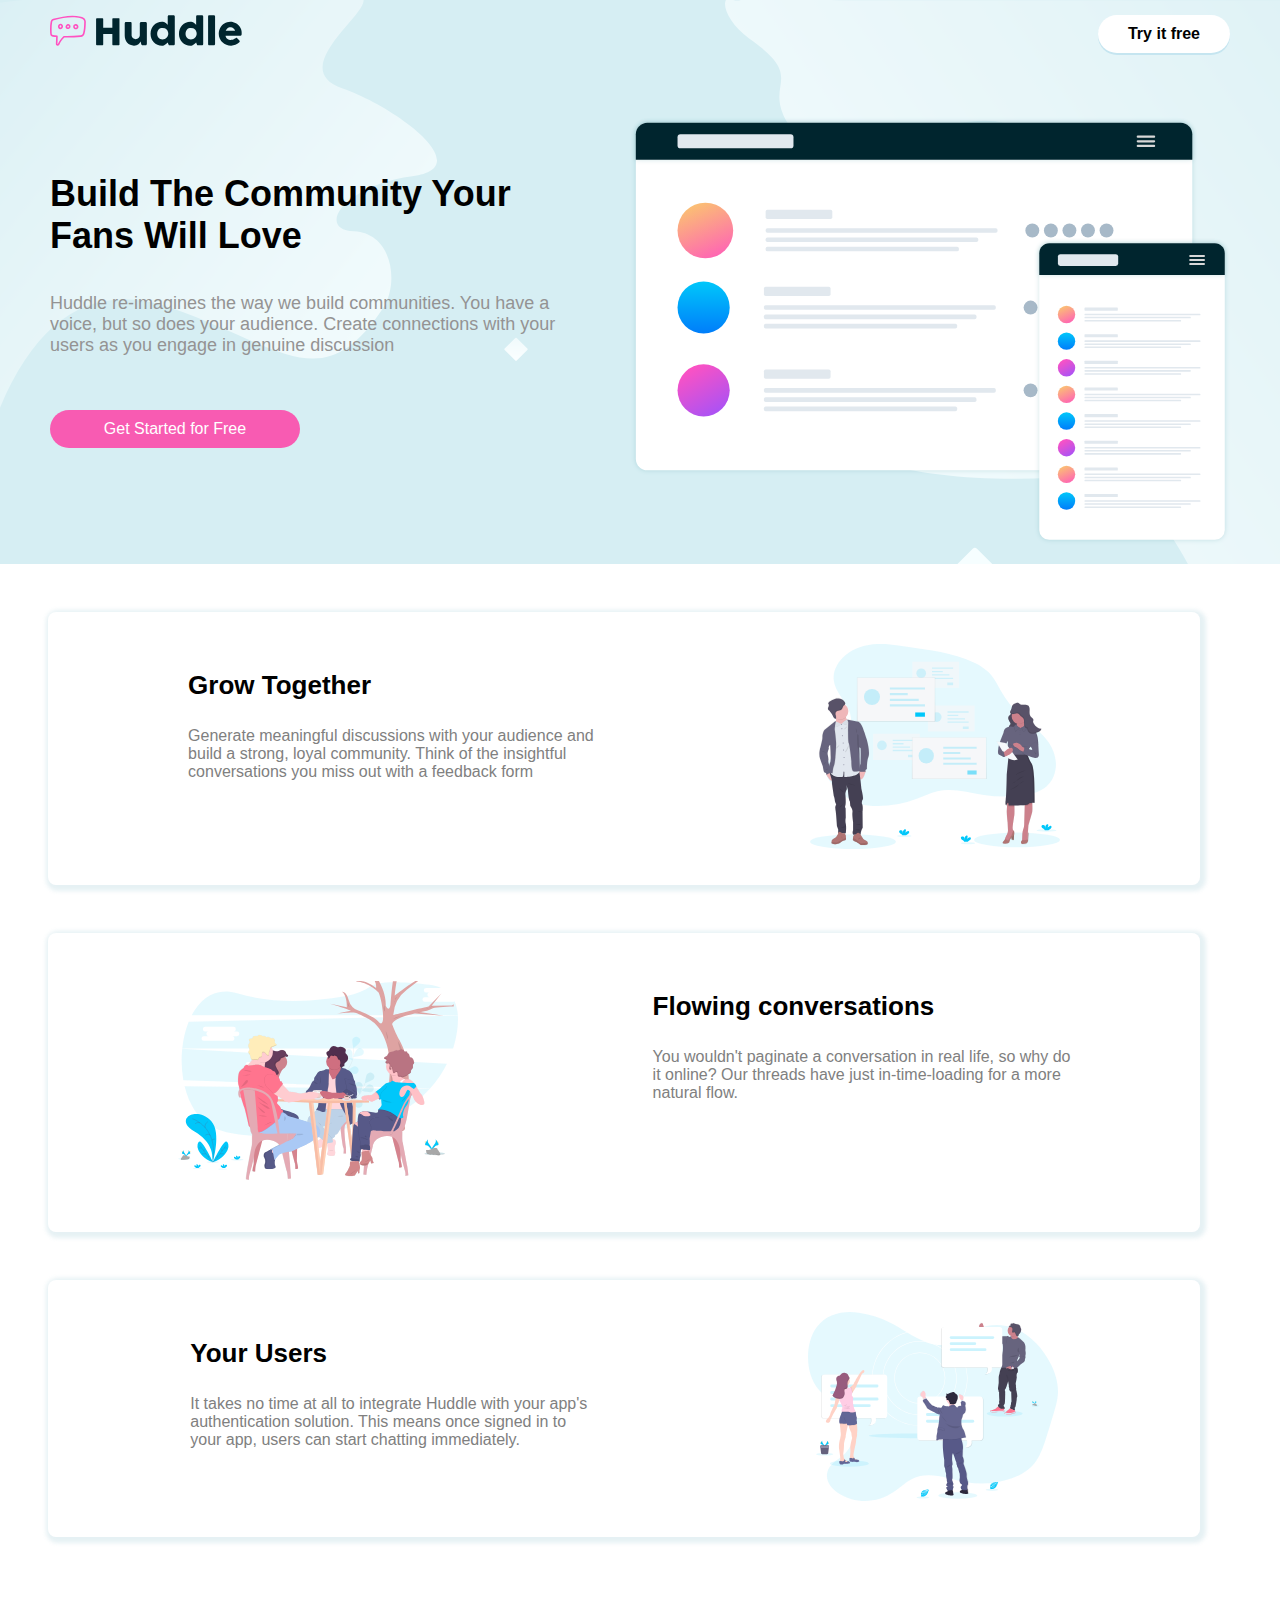
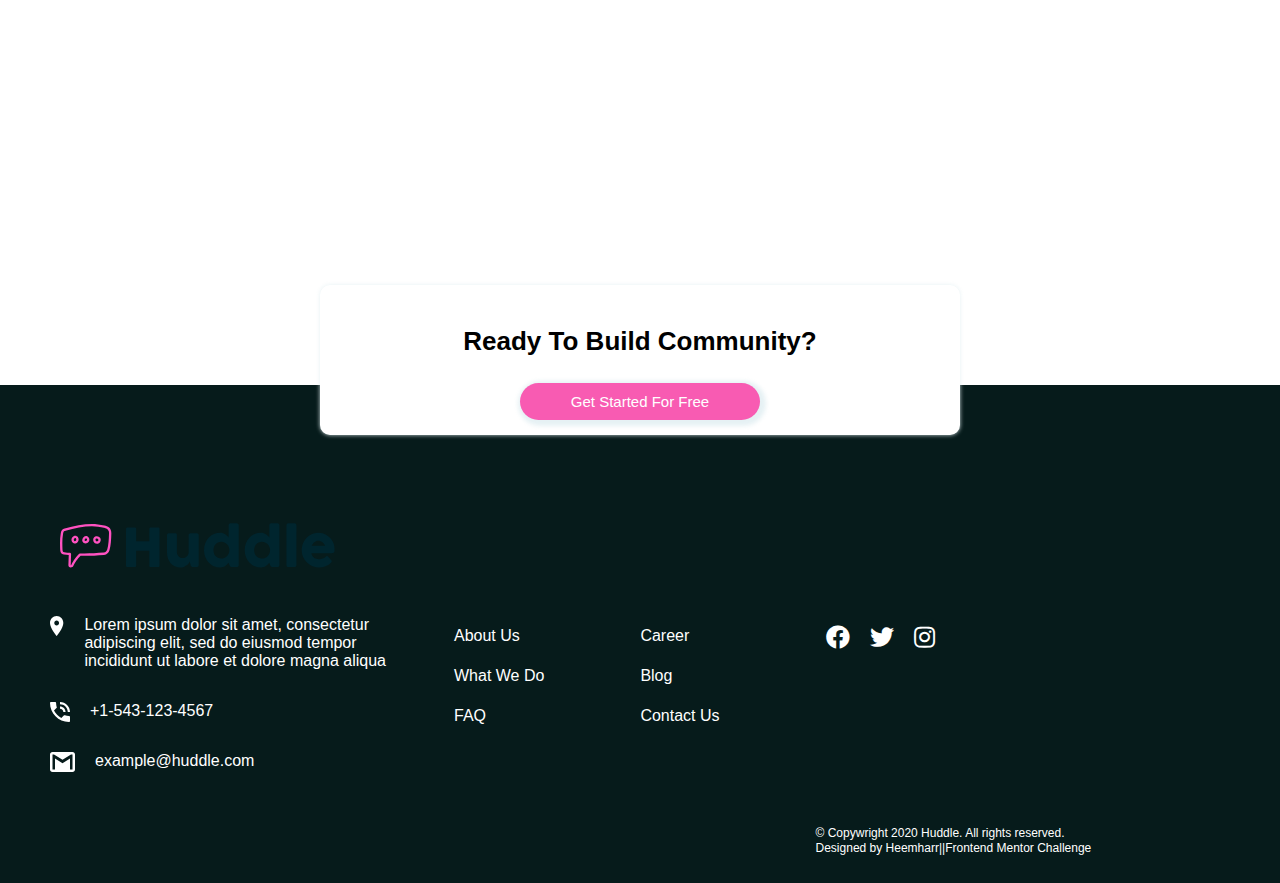
<file: index.html>
<!DOCTYPE html>
<html lang="en">

<head>
    <meta charset="UTF-8">
    <meta name="viewport" content="width=device-width, initial-scale=1.0">
    <meta http-equiv="X-UA-Compatible" content="ie=edge">

    <!-- <link rel="icon" type="image/png" sizes="32x32" href="./images/favicon-32x32.png"> -->
    <link rel="stylesheet" href="style.css" type="text/css">
    <link rel="stylesheet" href="https://cdnjs.cloudflare.com/ajax/libs/font-awesome/5.13.0/css/all.min.css">
    <title>Frontend Mentor | Huddle landing page with alternating feature blocks</title>
</head>

<body>
    <header class="top-bar">
            <div class="huddle">
                <div class="icon"> <img class="logo" src="./images/logo.svg" alt="huddle_logo"> </div>
                <div class="head-text">Try it free</div>
            </div>
                <div class="community">
                    <div class="text-in-header">
                        <div class="build-text">
                            <h3>build the community your fans will love</h3>
                        </div>
                        <div class="huddle-in-header"> 
                            <p>Huddle re-imagines the way we build communities. You have a voice, but so does 
                            your audience. Create connections with your users as you engage in genuine discussion</p> 
                        </div>
                    <div class="get-started-text"><p class="get-started">Get Started for Free</p></div>
                    </div>
                    <div>
                        <img class="head-img" src="./images/illustration-mockups.svg" alt="Build-community">
                    </div>
                </div>
    </header>
    <div class="body-container">
        <!-- main content with the svg illustrations -->
<!-- individual box containing info and image -->
        <div class="adv1">
            <div class="text1">
                <h3>Grow Together</h3>
                <p>Generate meaningful discussions with your audience and <br>build a strong, loyal community. 
                    Think of the insightful <br>conversations you miss out with a feedback form</p>
            </div>
            <div class="grow-together">
                <img class="illus1" src="./images/illustration-grow-together.svg">
            </div>
            </div>
<!-- individual box containing info and image -->
            <div  class="adv2">   
            <div>
            <img src="./images/illustration-flowing-conversation.svg" class="illus2" alt="illustration">
            </div>
            <div class="text1">
                <h3>Flowing conversations</h3>
                <p>You wouldn't paginate a conversation in real life, so why do<br> it online? 
                    Our threads have just in-time-loading for a more<br> natural flow.</p>
            </div>
            </div>
<!-- individual box containing info and image -->
            <div  class="adv3">  
            <div class="text1">
                <h3>Your Users</h3>
                <p>It takes no time at all to integrate Huddle with your app's <br>authentication solution. 
                    This means once signed in to <br>your app, users can start chatting immediately.</p>
            </div>
            <div>
                <img class="illus3" src="./images/illustration-your-users.svg" alt="ilustration">
            </div>
            </div>
        </div>
    </div>
</body>
<footer>
    <div class="footer-container">
        <div class="floating-box">
            <h3>ready to build community?</h3>
            <div class="footer-btn"> Get Started For Free</div>
        </div>
    <div class="logo-footer"><img src="./images/logo.svg"></div>
        <div class="main-footer">
            
            <div class="contact-info">
               
                <div class="address">
                     <img class="contact-icon" src="./images/icon-location.svg" alt="location-icon">
                     <p class="footer-text"> Lorem ipsum dolor sit amet, consectetur<br> adipiscing elit, 
                    sed do eiusmod tempor<br> incididunt ut labore et dolore magna aliqua</p>
                </div>

                <div class="number"> 
                    <img class="contact-icon" src="./images/icon-phone.svg" alt="phone-icon">
                    <p class="footer-text"> +1-543-123-4567</p></div>
                <div class="mail"> 
                    <img class="contact-icon" src="./images/icon-email.svg" alt="email-icon"> 
                    <p class="footer-text">example@huddle.com</p></div>
            </div>
            <div class="about-us">
                <ul>
                    <li><a href="#">About Us</a></li>
                    <li><a href="#">What We Do</a></li>
                    <li><a href="#">FAQ</a></li>
                </ul>
            </div>
            <div class="about-us-two">
                <ul>
                    <li><a href="#">Career</a></li>
                    <li><a href="#">Blog</a></li>
                    <li><a href="#">Contact Us</a></li>
                </ul>
            </div>
            <div class="social-media-container">
                <div class="social-media">
                <div class="facebook"> <a href=""><i class="fab fa-facebook"></i></a></div>
                <div class="twitter"> <a href=""><i class="fab fa-twitter"></i> </a></div>
                <div class="instagram"> <a href=""><i class="fab fa-instagram"></i> </a></div>
                </div>
                <div class="social-media-text"><p>&copy Copywright 2020 Huddle. All rights reserved. <br>Designed by Heemharr||Frontend Mentor Challenge</p></div>
            </div>
        </div>
    </div>
</footer>
</html>
</file>
<file: style.css>
*{
    box-sizing: border-box;
}
body {
    padding: 0;
    margin: 0;
    font-family: 'Trebuchet MS', 'Lucida Sans Unicode', 'Lucida Grande', 'Lucida Sans', Arial, sans-serif; 
    overflow-x: hidden;   
}
.top-bar{
    background-image: url(./images/bg-hero-desktop.svg);
    background-blend-mode: screen;
     background-attachment: fixed;
    background-color: rgb(214, 238, 243);
    flex-wrap: wrap;
    flex-basis: 100%;
    padding: 15px 50px;
    height: 100%;
    width: 100%;
    overflow: hidden;
}
.huddle {
    display: flex;
    flex-wrap: wrap;
    justify-content: space-between;
    margin-bottom: 4rem;
} 
.icon .logo{
    height: auto;
    width: 80%;
}
.head-text {
    background-color:white;
    text-align: center;
    border: none;
    border-radius: 30px;
    font-size: 100%;
    font-weight: bold;
    padding: 10px 30px;
    box-shadow: 0px 2px rgb(197, 229, 240);
}
.community {
    display: flex;
}
.text-in-header {
    margin: 20px 50px 0 0;
}
.build-text h3{
    text-transform: capitalize;
    font-size: 36px;
}
.huddle-in-header p{
    font-size: 18px;
    color: rgb(148, 147, 147);
}
.get-started-text {
    padding: 20px 0px;
    color: lavender;
}
.get-started {
    background-color:rgb(248, 91, 178);
    text-align: center;
    border: none;
    border-radius: 30px;
    font-size: 16px;
    padding: 10px 30px;
    width: 250px;
    color: white;
}

.head-img {
    height: auto;
    width: 600px;
    object-fit: contain;
}
.body-container {
    height: 100%;
    width: 100%;
}
.adv1, .adv2, .adv3 {
    display: flex;
     justify-content: space-around;
     flex-wrap: wrap;
    padding: 2rem 2rem;
    margin: 3rem 3rem;
    border: none;
    border-radius: 8px;
    box-shadow:2px 2px 4px 4px rgba(227, 239, 243, 0.9);
    background-color: rgba(255, 255, 255, 0.2);
    width: 90%;
    height: 100%; 
    flex-basis: 90%;
    flex: 1;
}
.illus1, .illus3 {
    width: 250px;
    height: auto;
}
.illus2 {
    width: 280px;
    height: auto;
    padding: 1rem 0rem;
}
.text1 p {
    color: grey;
    font-size: 16px;
}
.text1 h3{
    font-size: 26px;
}

.footer-container {
    background-color: rgb(6, 27, 27);
    padding: 15px 50px;
    align-items: center;
    position: relative;
    width: 100%;
    height: 100%;
    margin-top: 35%;
    flex-wrap: wrap;
    z-index: -1;
}
.floating-box {
    position: absolute;
    width: 50%;
    z-index: 1;
    background-color: white;
    top: -20%;
    box-shadow:0px 0px 4px 0px rgba(227, 239, 243, 0.9);
    left: 25%;
    height: 30%;
    border-radius: 10px;
    padding: 10px 20px;
    text-align: center;
    display: flex;
    justify-content: center;
    flex-direction: column;
    align-items: center;
    flex-wrap: wrap;
}
.floating-box h3 {
    font-size: 26px;
    text-transform: capitalize;
}
.floating-box .footer-btn {
    background-color:rgb(248, 91, 178);
    text-align: center;
    border: none;
    border-radius: 30px;
    font-size: 15px;
    padding: 10px 40px;
    width: 40%;
    color: white;
    box-shadow: 2px 2px 4px 4px rgba(227, 239, 243, 0.9);
}
.logo-footer img{
     padding: 5px 10px;
    height: auto;
    width: 25%;
    margin: 10% 0 2%;
}
 .main-footer{
    padding:0;
    margin: 0;
    position: relative;
    display: flex;
   flex-direction: row;
   flex-wrap: wrap;
   flex: 1;
} 
.footer-text {
    color: white;
    padding: 0 20px;
} 
 ul{
    list-style: none;
    padding: 0rem 3rem;
    line-height: 40px;
}

ul li a {
    text-decoration: none;
    color: white;
    font-weight: lighter;
} 
.social-media-text p {
    color: white;
    font-size: 12px;
    margin-top: 6rem;
    line-height: 15px;
}
.address, .number, .mail {
    display: flex;
}
 .contact-icon {
    height: 20px;
    margin-top: 1rem;
}
.social-media {
    padding: 25px 0 80px;
    display: flex;
}
.social-media i {
    font-size: 24px;
    color: white;
    padding: 0 10px;
}
.social-media-container {
     margin-left: 3rem;
     
}

@media only screen and (max-width: 320px){
.top-bar{
    padding: 5px 10px;
    height: 100%;
    width: 320px;
}
.huddle {
    /* display: flex; */
    justify-content: space-between;
    margin: 1rem 0 2rem;
} 
.icon .logo{
    height: auto;
    width: 100px;
}
.head-text {
    text-align: center;
    font-size: 10px;
    padding: 3px 10px; 
}
.community {
    display: flex;
    flex-direction: column;
    align-items: center;
    flex-wrap: wrap;
    text-align: center;
}
.text-in-header {
    margin: 5px 8px 0 0;
}
.build-text h3{
    text-transform: capitalize;
    font-size: 20px;
}
.huddle-in-header p{
    font-size: 12px;
    color: black;
}
.get-started-text {
    padding: 10px 0px;
    color: lavender;
    display: flex;
    justify-content: center;
    text-align: center;
}
.get-started {
    text-align: center;
    font-size: 12px;
    padding: 10px 10px;
    width: 180px;
    color: white;
}
.head-img {
    height: auto;
    width: 220px;
}
.body-container {
    height: 100%;
    width: 320px;
}
.adv2 {
    display: flex;
    justify-content: center;
    text-align: center;
    justify-content: space-around;
    flex-wrap: wrap;
    padding: 1rem 1rem;
    margin: 15px 20px 20px 15px;
    width: 90%;
    height: 100%; 
    flex-basis: 80%;
}
.adv1, .adv3{
    display: flex;
    flex-direction: column-reverse;
    justify-content: center;
    text-align: center;
    justify-content: space-around;
    flex-wrap: wrap;
    padding: 1rem 1rem;
    margin: 15px 20px 20px 15px;
    width: 90%;
    height: 100%; 
    flex-basis: 80%;
}
.illus1 {
    width: 200px;
    height: auto;
}
.illus2 {
    width: 200px;
    height: auto;
}
.illus3 {
    width: 200px;
    height: auto;
}
.text1 p {
    color: grey;
    font-size: 12px;
}
.text1 h3{
    font-size: 22px;
}

.footer-container {
    background-color: rgb(6, 27, 27);
    padding: 20px 20px;
    align-items: center;
    position: relative;
    width: 320px;
    height: 100%;
    margin-top: 12rem;
    flex-wrap: wrap;
    z-index: -1;
    flex-basis: 100%;
}
.floating-box {
    position: absolute;
    width: 280px;
    z-index: 1;
    background-color: white;
    top: -10%;
    box-shadow:0px 0px 4px 0px rgba(227, 239, 243, 0.9);
    left: 5%;
    height: 20%;
    border-radius: 10px;
    padding: 5px 5px;
}
.floating-box h3 {
    font-size: 12px;
    text-transform: capitalize;
}
.floating-box .footer-btn {
    font-size: 10px;
    padding: 5px 5px;
    width: 50%;
}
.logo-footer img{
    padding: 10px 2px;
    margin: 40px 0 0;
    height: auto;
    width: 38%;
}
 .main-footer{
    padding:0;
    margin: 0;
    position: relative;
    display: flex;
   flex-direction: column;
   flex-wrap: wrap;
   flex: 1;
} 
.footer-text {
    color: white;
    padding: 5 5px;
    font-size: 10px;
} 
 ul{
    list-style: none;
    padding: 0rem .2rem;
    line-height: 30px;
}

ul li a {
    text-decoration: none;
    color: white;
    font-weight: lighter;
    font-size: 12px;
} 
.social-media-text p {
    color: white;
    font-size: 10px;
    margin-top: 1rem;
    line-height: 15px;
}
.address, .number, .mail {
    display: flex;
}
 .contact-icon {
    height: 12px;
    margin: 10px 0px 0;
}
.social-media {
    padding: 10px 0;
    display: flex;
    justify-content: center;
}
.social-media-container {
     margin-left: .5rem;
}
}
@media only screen and (max-width: 560px){
    .top-bar{
    padding: 5px 10px;
    height: 100%;
    width: 100%;
}
.huddle {
    margin: 1rem 0 1rem;
} 
.icon .logo{
    height: auto;
    width: 100px;
}
.head-text {
    text-align: center;
    font-size: 12px;
    padding: 3px 10px; 
}
.community {
    display: flex;
    flex-direction: column;
    align-items: center;
    flex-wrap: wrap;
    text-align: center;
}
.text-in-header {
    margin: 5px 8px 0 0;
}
.build-text h3{
    text-transform: capitalize;
    font-size: 24px;
}
.huddle-in-header p{
    font-size: 12px;
    color: black;
}
.get-started-text {
    padding: 10px 0px;
    color: lavender;
    display: flex;
    justify-content: center;
    text-align: center;
}
.get-started {
    text-align: center;
    font-size: 14px;
    padding: 10px 10px;
    width: 180px;
    color: white;
}
.head-img {
    height: auto;
    width: 70%;
}
.body-container {
    height: 100%;
    width: 100%;
}
.adv2 {
    display: flex;
    justify-content: center;
    text-align: center;
    justify-content: space-around;
    flex-wrap: wrap;
    padding: 1rem .5rem;
    margin: 15px 10px 10px 15px;
    width: 90%;
    height: 100%; 
    flex-basis: 90%;
}
.adv1, .adv3{
    display: flex;
    flex-direction: column-reverse;
    justify-content: center;
    text-align: center;
    justify-content: space-around;
    flex-wrap: wrap;
    padding: 1rem .5rem;
    margin: 15px 10px 10px 15px;
    width: 90%;
    height: 100%; 
    flex-basis: 90%;
}
.illus1 {
    width: 200px;
    height: auto;
}
.illus2 {
    width: 60%;
    height: auto;
}
.illus3 {
    width: 60%;
    height: auto;
}
.text1 p {
    color: grey;
    font-size: 12px;
}
.text1 h3{
    font-size: 22px;
}

.footer-container {
    background-color: rgb(6, 27, 27);
    padding: 20px 20px;
    align-items: center;
    position: relative;
    width: 100%;
    height: 100%;
    margin-top: 9rem;
    flex-wrap: wrap;
    z-index: -1;
    flex-basis: 100%;
}
.floating-box {
    position: absolute;
    width: 70%;
    z-index: 1;
    background-color: white;
    top: -10%;
    box-shadow:0px 0px 4px 0px rgba(227, 239, 243, 0.9);
    left: 15%;
    border-radius: 10px;
    padding: 5px 5px;
}
.floating-box h3 {
    font-size: 16px;
    text-transform: capitalize;
}
.floating-box .footer-btn {
    font-size: 12px;
    padding: 5px 5px;
    width: 50%;
}
.logo-footer img{
    padding: 20px 2px;
    margin: 5rem 0 0;
    height: auto;
    width: 38%;
}
 .main-footer{
    padding:0;
    margin: 0;
    position: relative;
    display: flex;
   flex-direction: column;
   flex-wrap: wrap;
   flex: 0;
} 
.footer-text {
    color: white;
    padding: 5 10px;
    font-size: 14px;
} 
 ul{
    list-style: none;
    padding: 0rem;
    line-height: 25px;
}

ul li a {
    text-decoration: none;
    color: white;
    font-weight: lighter;
    font-size: 14px;
} 
.social-media-text p {
    color: white;
    font-size: 10px;
    margin-top: 1rem;
    line-height: 15px;
    text-align: center;
}
.address, .number, .mail {
    display: flex;
}
 .contact-icon {
    height: 12px;
    margin: 10px 0px 0;
}
.social-media {
    padding: 10px 0;
    display: flex;
    justify-content: center;
}
.social-media i {
    font-style: 20px;
}
.social-media-container {
     margin-left: .5rem;
}
}
@media only screen and (max-width: 776px){
    .top-bar{
    padding: 5px 10px;
    height: 100%;
    width: 100%;

}
.huddle {
    justify-content: space-between;
    margin: 1rem 0 2rem;
} 
.icon .logo{
    height: auto;
    width: 50%;
}
.head-text {
    text-align: center;
    font-size: 14px;
    padding: 3px 10px; 
}
.community {
    display: flex;
    flex-direction: column;
    align-items: center;
    flex-wrap: wrap;
    text-align: center;
}
.text-in-header {
    margin: 5px 8px 0 0;
}
.build-text h3{
    text-transform: capitalize;
    font-size: 24px;
}
.huddle-in-header p{
    font-size: 12px;
    color: black;
}
.get-started-text {
    padding: 10px 0px;
    color: lavender;
    display: flex;
    justify-content: center;
    text-align: center;
}
.get-started {
    text-align: center;
    font-size: 13px;
    padding: 10px 10px;
    width: 180px;
    color: white;
}
.head-img {
    height: auto;
    width: 60%;
}
.body-container {
    height: 100%;
    width: 100%;
}
.adv2 {
    display: flex;
    justify-content: center;
    text-align: center;
    justify-content: space-around;
    flex-wrap: wrap;
    padding: 1rem .5rem;
    margin: 15px 10px 10px 15px;
    width: 90%;
    height: 100%; 
    flex-basis: 80%;
}
.adv1, .adv3{
    display: flex;
    flex-direction: column-reverse;
    justify-content: center;
    text-align: center;
    justify-content: space-around;
    flex-wrap: wrap;
    padding: 1rem .5rem;
    margin: 15px 10px 10px 15px;
    width: 90%;
    height: 100%; 
    flex-basis: 90%;
}
.illus1 {
    width: 60%;
    height: auto;
}
.illus2 {
    width: 60%;
    height: auto;
}
.illus3 {
    width: 200px;
    height: auto;
}
.text1 p {
    color: grey;
    font-size: 12px;
}
.text1 h3{
    font-size: 22px;
}

.footer-container {
    background-color: rgb(6, 27, 27);
    padding: 15px 50px;
    align-items: center;
    position: relative;
    width: 100%;
    height: 100%;
    margin-top: 25%;
    flex-wrap: wrap;
    z-index: -1;
    flex-basis: 100%;
}
.floating-box {
    position: absolute;
    width: 60%;
    z-index: 1;
    background-color: white;
    top: -20%;
    box-shadow:0px 0px 4px 0px rgba(227, 239, 243, 0.9);
    left: 25%;
    height: 30%;
    border-radius: 10px;
    padding: 10px 10px;
    text-align: center;
    display: flex;
    justify-content: center;
    flex-direction: column;
    align-items: center;
    flex-wrap: wrap;
}
.floating-box h3 {
    font-size: 22px;
    text-transform: capitalize;
}
.floating-box .footer-btn {
    background-color:rgb(248, 91, 178);
    text-align: center;
    border: none;
    border-radius: 30px;
    font-size: 12px;
    padding: 10px 10px;
    width: 60%;
    color: white;
    box-shadow: 2px 2px 4px 4px rgba(227, 239, 243, 0.9);
}
.logo-footer img{
     padding: 5px 10px;
    height: auto;
    width: 35%;
    margin: 15% 0 2%;
}
 .main-footer{
    padding:0;
    margin: 0;
    position: relative;
    display: flex;
   flex-direction: row;
   flex-wrap: wrap;
   flex: 1;
} 
.footer-text {
    color: white;
    padding: 0 20px;
    font-size: 12px;
} 
 ul{
    list-style: none;
    padding: 0rem 1rem;
    line-height: 40px;
}
ul li a {
    text-decoration: none;
    color: white;
    font-weight: lighter;
    font-style: 10px;
} 
.social-media-text p {
    color: white;
    font-size: 10px;
    margin-top: 1rem;
    line-height: 15px;
}
.address, .number, .mail {
    display: flex;
}
 .contact-icon {
    height: 15px;
    margin-top: 1rem;
}
.social-media {
    padding: 25px 0 80px;
    display: flex;
}
.social-media i {
    font-size: 24px;
    color: white;
    padding: 0;
    margin-right: 2rem;
}
.social-media-container {
     margin-left: .5rem;
     
}
}
@media only screen  and (max-width: 992px){
    
}
@media only screen and (max-width: 1200px){
    
}
</file>
